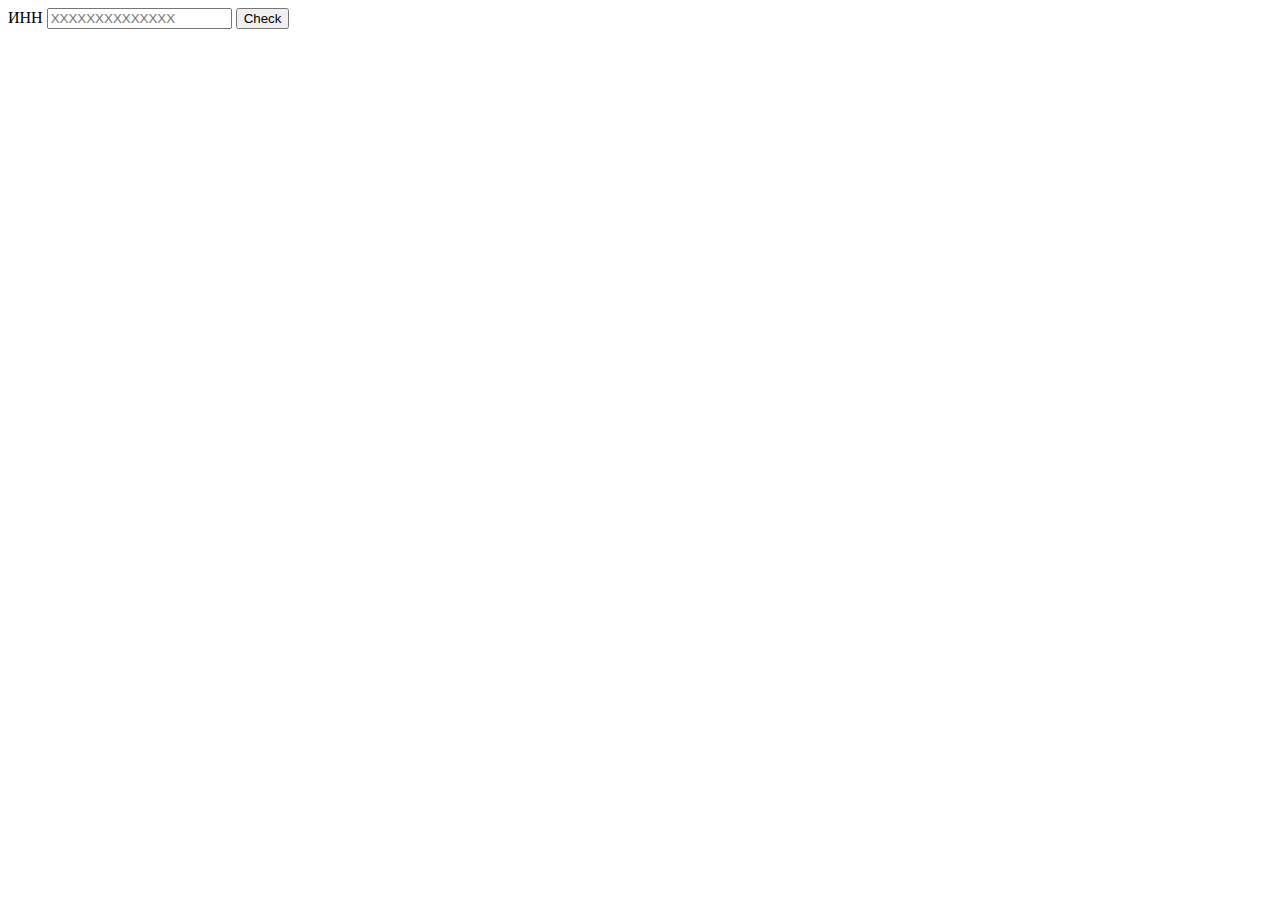
<file: HW1_Azat_19-02/Task1/index.html>
<!DOCTYPE html>
<html lang="en">
<head>
    <meta charset="UTF-8">
    <meta http-equiv="X-UA-Compatible" content="IE=edge">
    <meta name="viewport" content="width=device-width, initial-scale=1.0">
    <title>Task1</title>
</head>
    <body>
        <div class="container">
            <label for="INNInput">ИНН</label>
            <input id = INNInput type="text" placeholder="XXXXXXXXXXXXXX">
            <button class="INNCheck">Check</button>
            <span class="INNResult"></span>
        </div>   
    </body>
    <script src="app.js"></script>
</html>
</file>
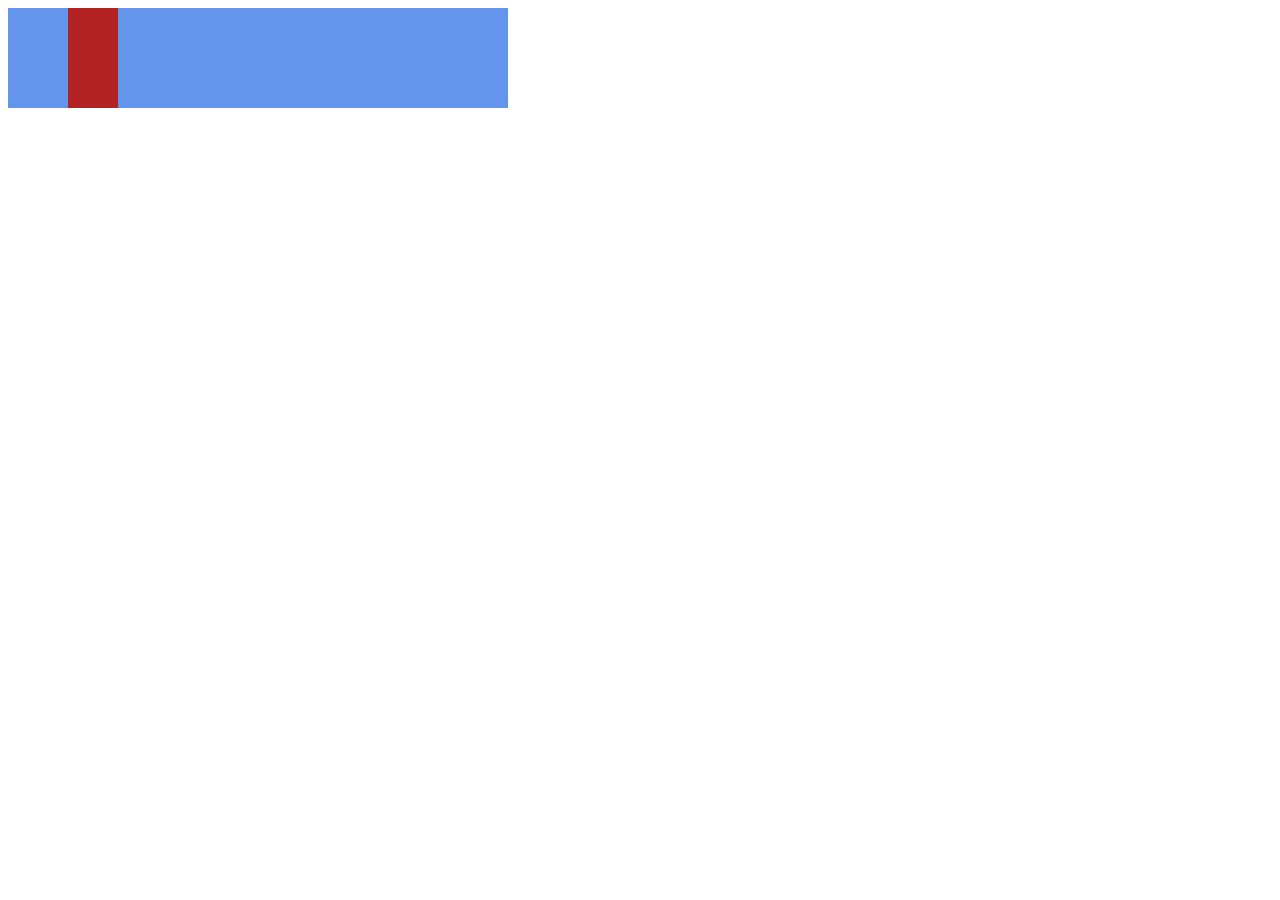
<file: HW1_Azat_19-02/Task2/index.html>
<!DOCTYPE html>
<html lang="en">
<head>
    <meta charset="UTF-8">
    <meta http-equiv="X-UA-Compatible" content="IE=edge">
    <meta name="viewport" content="width=device-width, initial-scale=1.0">
    <title>Task2</title>
    <link rel="stylesheet" href="style.css">
</head>
<body>
    <div class="container">
        <div class="bigblock">
            <div class="miniblock"></div>
        </div>
    </div>
</body>
<script src="app.js"></script>
</html>
</file>
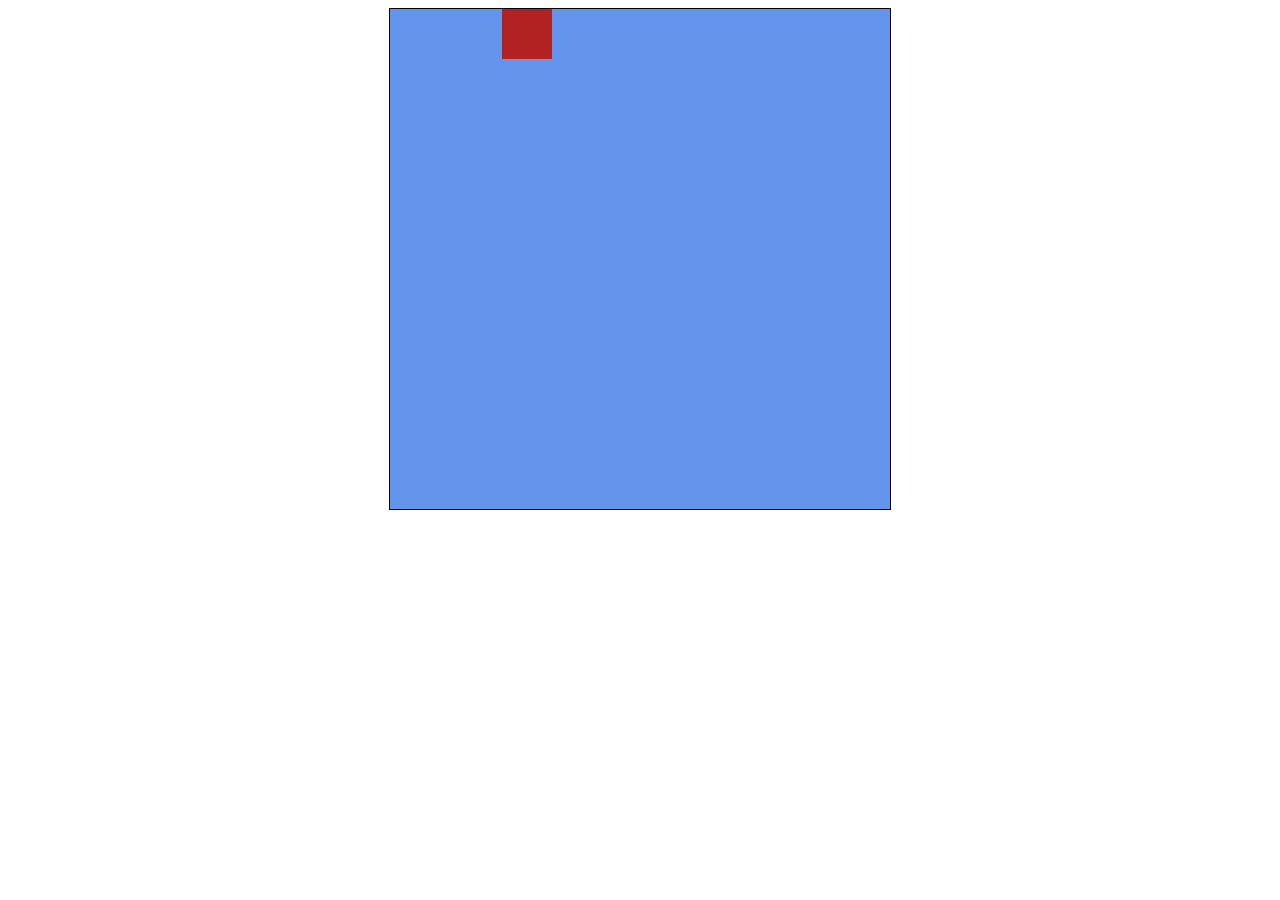
<file: HW2_Azat_19-02/Task1/index.html>
<!DOCTYPE html>
<html lang="en">
<head>
    <meta charset="UTF-8">
    <meta http-equiv="X-UA-Compatible" content="IE=edge">
    <meta name="viewport" content="width=device-width, initial-scale=1.0">
    <title>Task1</title>
    <link rel="stylesheet" href="style.css">
</head>
<body>
    <div class="bigBox">
        <div class="smallBox">

        </div>
     </div>
</body>
<script src="app.js"></script>
</html>
</file>
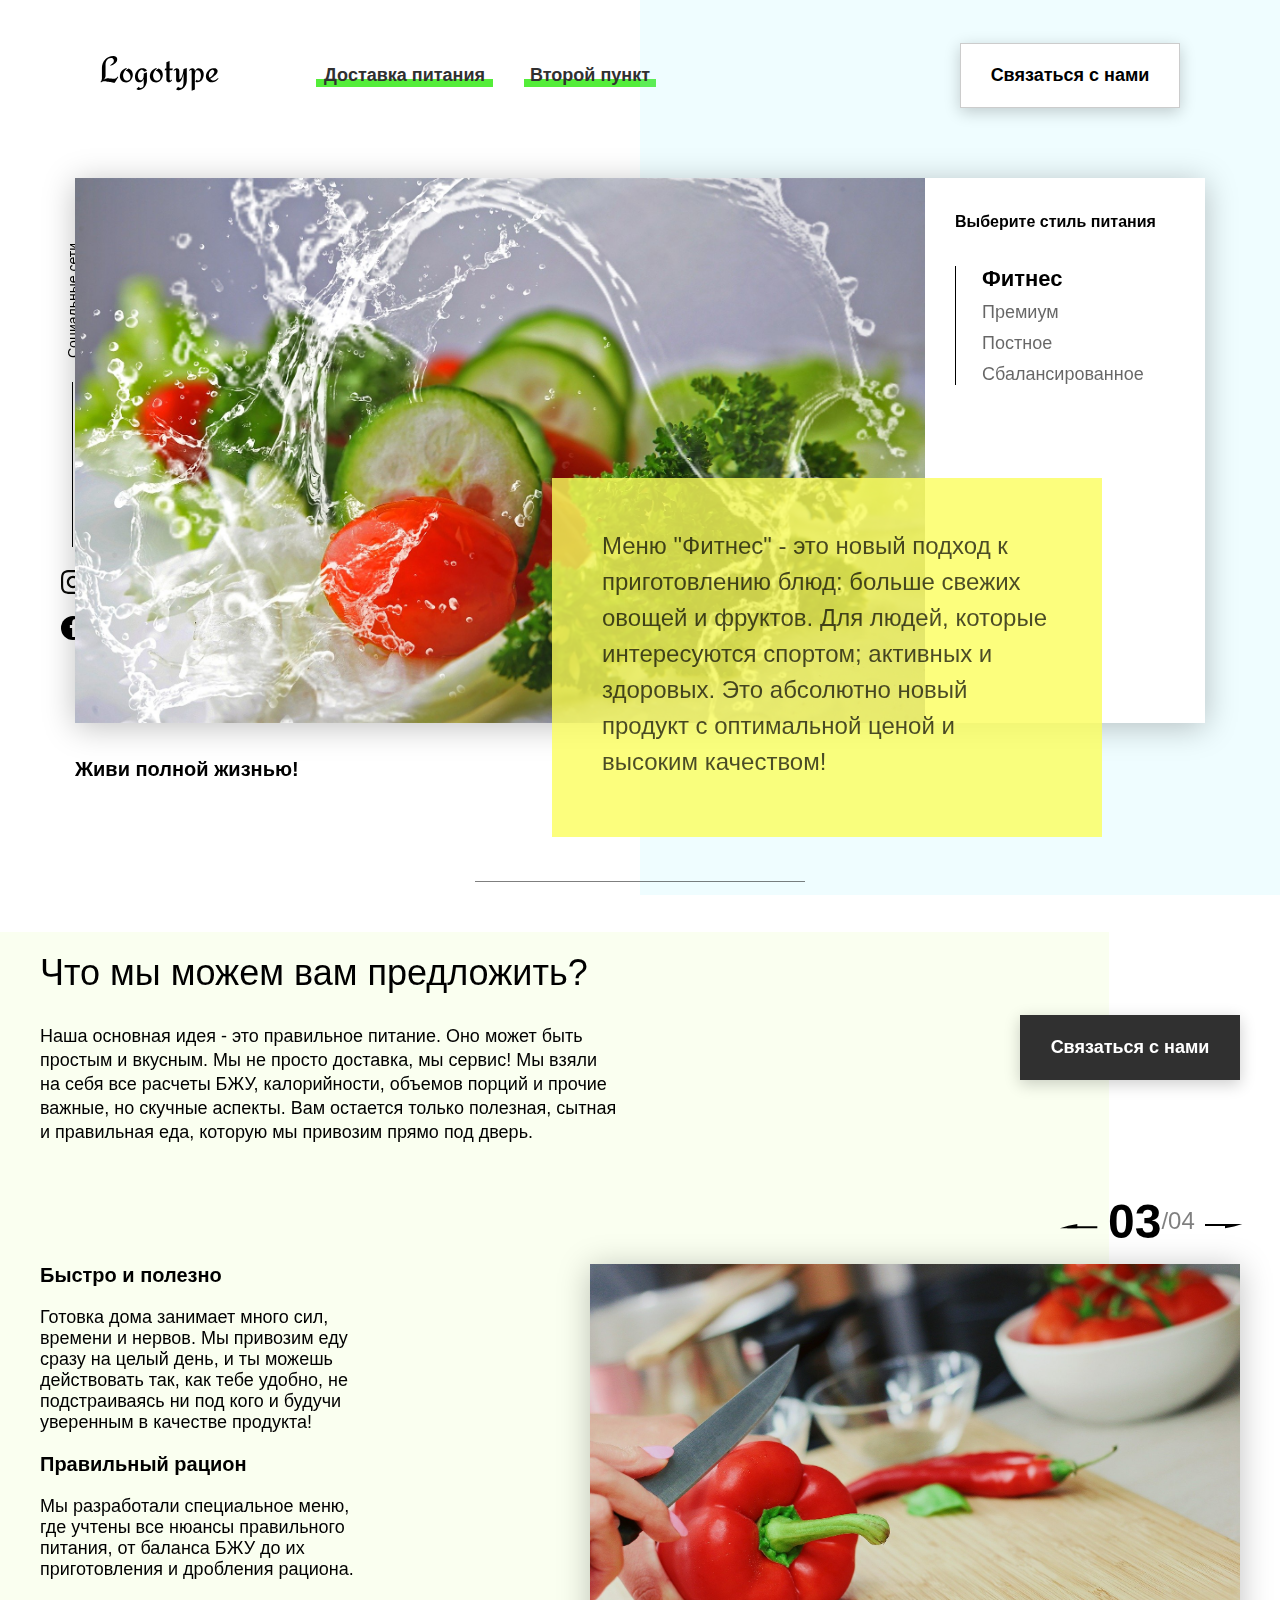
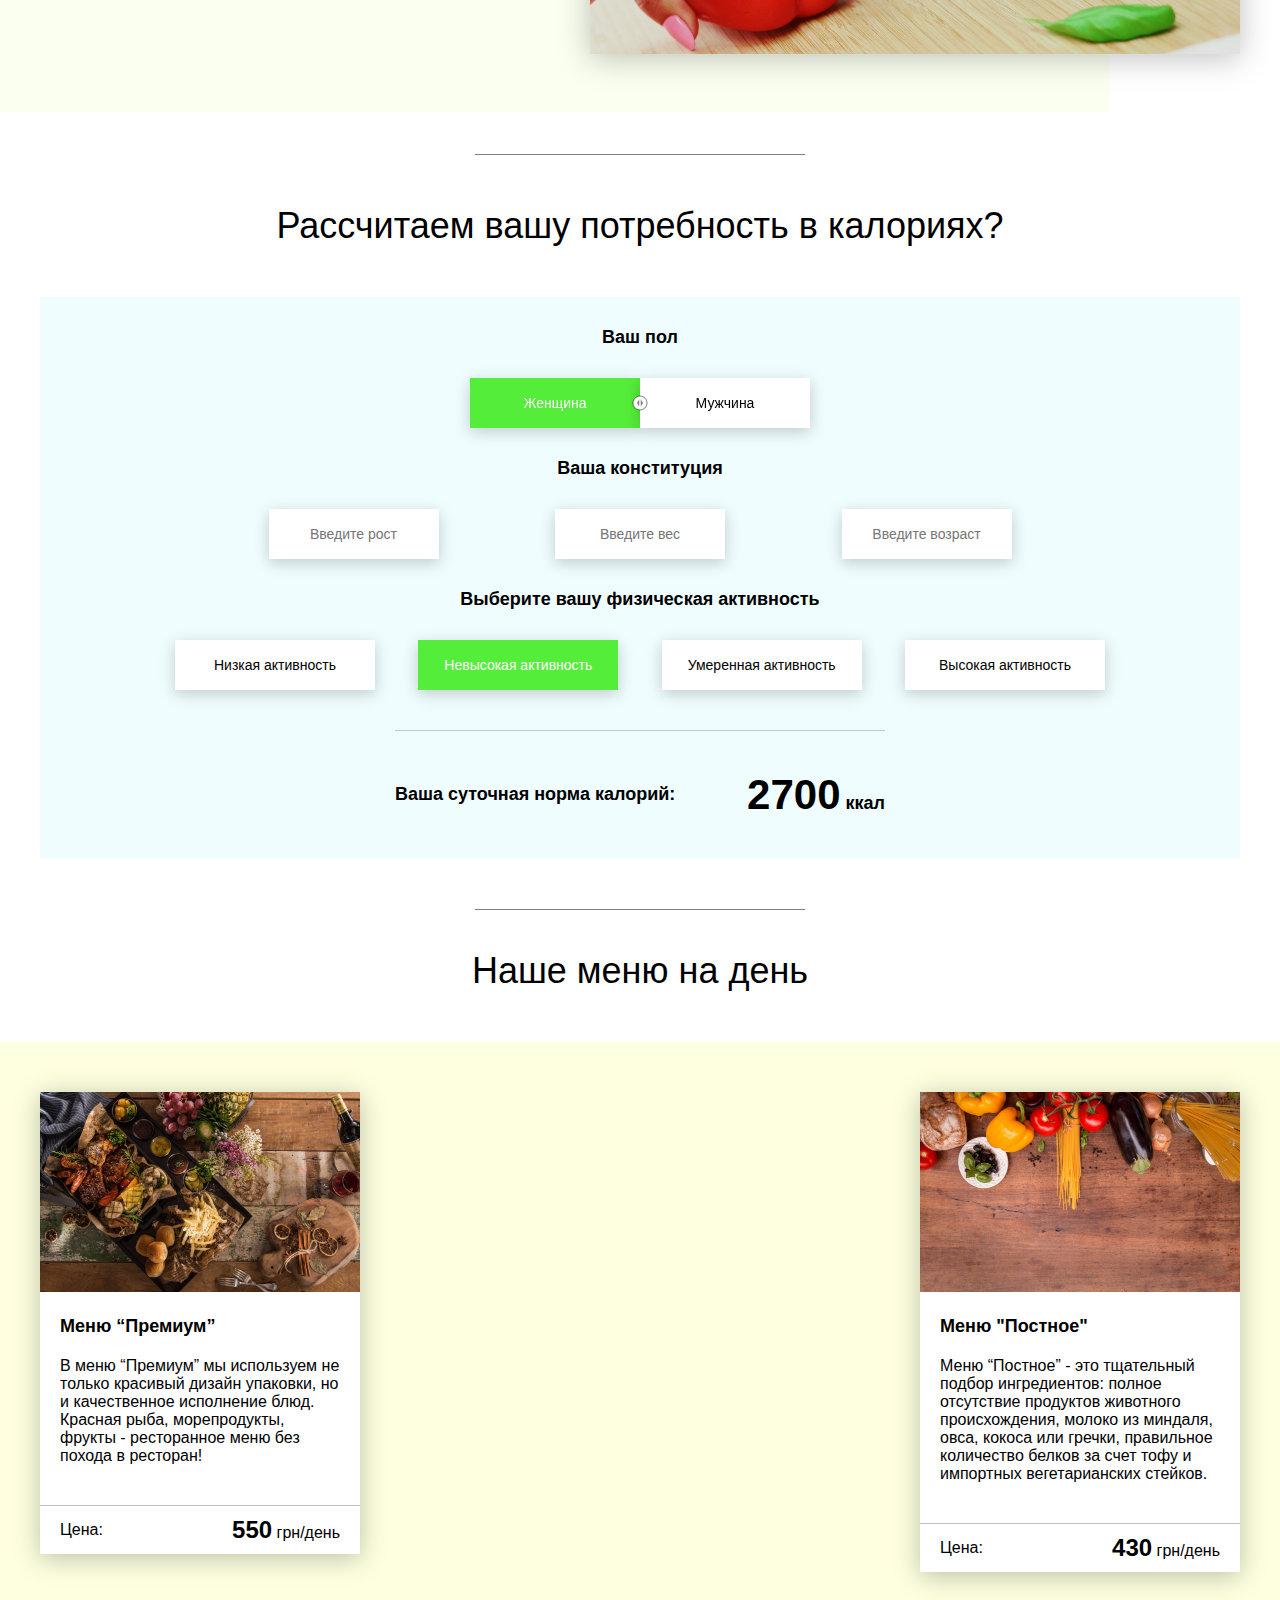
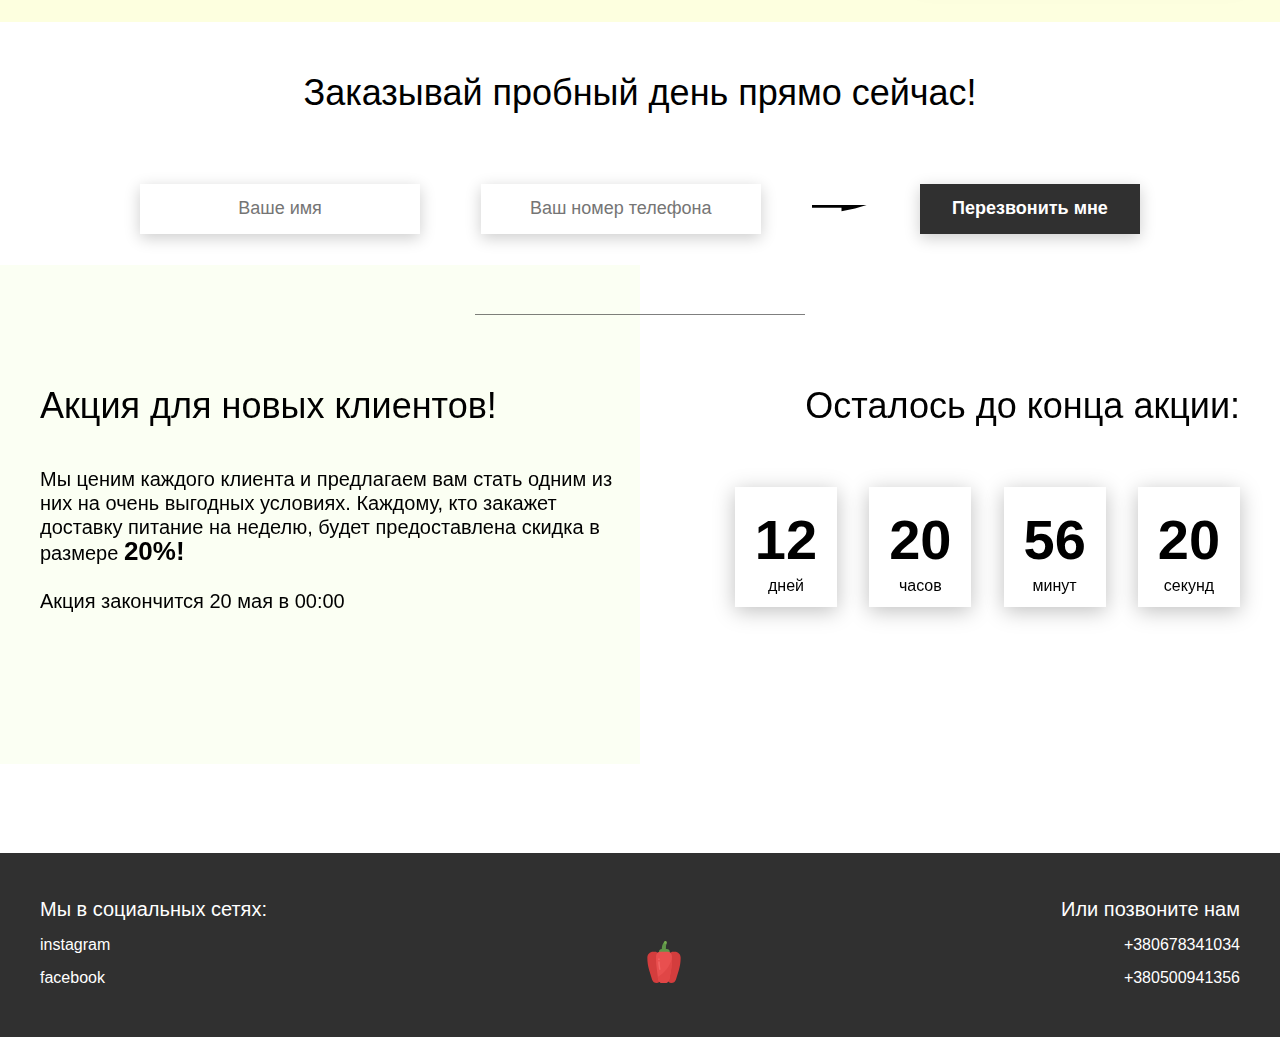
<file: HW3_Azat_19-02/Task1/index.html>
<!DOCTYPE html>
<html lang="en">
<head>
	<meta charset="UTF-8">
	<meta name="viewport" content="width=device-width, initial-scale=1.0">
	<title>Food</title>
	<link rel="stylesheet" href="css/style.css">
</head>
<body>
<header class="header">
	<div class="header__left-block">
		<div class="header__logo">
			<img src="icons/logo.svg" alt="Логотип">
		</div>
		<nav class="header__links">
			<a href="#" class="header__link">Доставка питания</a>
			<a href="#" class="header__link">Второй пункт</a>
		</nav>
	</div>
	<div class="header__right-block">
		<button data-modal class="btn btn_white">Связаться с нами</button>
	</div>
</header>
<div class="sidepanel">
	<div class="sidepanel__text"><span>Социальные сети</span></div>
	<div class="sidepanel__divider"></div>
	<a href="#" class="sidepanel__icon">
		<img src="icons/instagram.svg" alt="instagram">
	</a>
	<a href="#" class="sidepanel__icon">
		<img src="icons/facebook.svg" alt="facebook">
	</a>
</div>

<div class="preview">
	<div class="bgc_blue"></div>
	<div class="container">
		<div class="tabcontainer">
			<div class="tabcontent">
				<img src="img/tabs/vegy.jpg" alt="vegy">
				<div class="tabcontent__descr">
					Меню "Фитнес" - это новый подход к приготовлению блюд: больше свежих овощей и фруктов. Для людей,
					которые интересуются спортом; активных и здоровых. Это абсолютно новый продукт с оптимальной ценой и
					высоким качеством!
				</div>
			</div>
			<div class="tabcontent">
				<img src="img/tabs/elite.jpg" alt="elite">
				<div class="tabcontent__descr">
					Меню “Премиум” - мы используем не только красивый дизайн упаковки, но и качественное исполнение
					блюд. Красная рыба, морепродукты, фрукты - ресторанное меню без похода в ресторан!
				</div>
			</div>
			<div class="tabcontent">
				<img src="img/tabs/post.jpg" alt="post">
				<div class="tabcontent__descr">
					Наше специальное “Постное меню” - это тщательный подбор ингредиентов: полное отсутствие продуктов
					животного происхождения. Полная гармония с собой и природой в каждом элементе! Все будет Ом!
				</div>
			</div>
			<div class="tabcontent">
				<img src="img/tabs/hamburger.jpg" alt="vegy">
				<div class="tabcontent__descr">
					Меню "Сбалансированное" - это соответствие вашего рациона всем научным рекомендациям. Мы тщательно
					просчитываем вашу потребность в к/б/ж/у и создаем лучшие блюда для вас.
				</div>
			</div>
			<div class="tabheader">
				<h3>Выберите стиль питания</h3>
				<div class="tabheader__items">
					<div class="tabheader__item tabheader__item_active">Фитнес</div>
					<div class="tabheader__item">Премиум</div>
					<div class="tabheader__item">Постное</div>
					<div class="tabheader__item">Сбалансированное</div>
				</div>
			</div>
		</div>
		<div class="preview__life">Живи полной жизнью!</div>
	</div>
</div>

<div class="divider"></div>

<div class="offer">
	<div class="bgc_y"></div>
	<div class="container">
		<div class="offer__text">
			<h2 class="title">Что мы можем вам предложить?</h2>
			<div class="offer__descr">
				Наша основная идея - это правильное питание. Оно может быть простым и вкусным. Мы не просто доставка, мы
				сервис! Мы взяли на себя все расчеты БЖУ, калорийности, объемов порций и прочие важные, но скучные
				аспекты. Вам остается только полезная, сытная и правильная еда, которую мы привозим прямо под дверь.
			</div>
		</div>
		<div class="offer__action">
			<button data-modal class="btn btn_dark">Связаться с нами</button>
		</div>
	</div>
	<div class="container">
		<div class="offer__advantages">
			<h2>Быстро и полезно</h2>
			<div class="offer__advantages-text">
				Готовка дома занимает много сил, времени и нервов. Мы привозим еду сразу на целый день, и ты можешь
				действовать так, как тебе удобно, не подстраиваясь ни под кого и будучи уверенным в качестве продукта!
			</div>
			<h2>Правильный рацион</h2>
			<div class="offer__advantages-text">
				Мы разработали специальное меню, где учтены все нюансы правильного питания, от баланса БЖУ до их
				приготовления и дробления рациона.
			</div>
		</div>
		<div class="offer__slider">
			<div class="offer__slider-counter">
				<div class="offer__slider-prev">
					<img src="icons/left.svg" alt="prev">
				</div>
				<span id="current">03</span>
				/
				<span id="total">04</span>
				<div class="offer__slider-next">
					<img src="icons/right.svg" alt="next">
				</div>
			</div>
			<div class="offer__slider-wrapper">
				<div class="offer__slide">
					<img src="img/slider/pepper.jpg" alt="pepper">
				</div>
				<!-- <div class="offer__slide">
					<img src="img/slider/food-12.jpg" alt="food">
				</div>
				<div class="offer__slide">
					<img src="img/slider/olive-oil.jpg" alt="oil">
				</div>
				<div class="offer__slide">
					<img src="img/slider/paprika.jpg" alt="paprika">
				</div> -->
			</div>
		</div>
	</div>
</div>

<div class="divider"></div>

<div class="calculating">
	<div class="container">
		<h2 class="title">Рассчитаем вашу потребность в калориях?
		</h2>
		<div class="calculating__field">
			<div class="calculating__subtitle">
				Ваш пол
			</div>
			<div class="calculating__choose" id="gender">
				<div class="calculating__choose-item calculating__choose-item_active">Женщина</div>
				<div class="calculating__choose-item">Мужчина</div>
			</div>

			<div class="calculating__subtitle">
				Ваша конституция
			</div>
			<div class="calculating__choose calculating__choose_medium">
				<input type="text" id="height" placeholder="Введите рост" class="calculating__choose-item">
				<input type="text" id="weight" placeholder="Введите вес" class="calculating__choose-item">
				<input type="text" id="age" placeholder="Введите возраст" class="calculating__choose-item">
			</div>

			<div class="calculating__subtitle">
				Выберите вашу физическая активность
			</div>
			<div class="calculating__choose calculating__choose_big">
				<div id="low" class="calculating__choose-item">Низкая активность</div>
				<div id="small" class="calculating__choose-item calculating__choose-item_active">Невысокая активность
				</div>
				<div id="medium" class="calculating__choose-item">Умеренная активность</div>
				<div id="high" class="calculating__choose-item">Высокая активность</div>
			</div>

			<div class="calculating__divider"></div>

			<div class="calculating__total">
				<div class="calculating__subtitle">
					Ваша суточная норма калорий:
				</div>
				<div class="calculating__result">
					<span>2700</span> ккал
				</div>
			</div>
		</div>
	</div>
</div>

<div class="divider"></div>

<div class="menu">
	<h2 class="title">Наше меню на день</h2>

	<div class="menu__field">
		<div id="cardWrapper" class="container">
			<div class="menu__item">
				<img src="img/tabs/elite.jpg" alt="elite">
				<h3 class="menu__item-subtitle">Меню “Премиум”</h3>
				<div class="menu__item-descr">В меню “Премиум” мы используем не только красивый дизайн упаковки, но и
					качественное исполнение блюд. Красная рыба, морепродукты, фрукты - ресторанное меню без похода в
					ресторан!
				</div>
				<div class="menu__item-divider"></div>
				<div class="menu__item-price">
					<div class="menu__item-cost">Цена:</div>
					<div class="menu__item-total"><span>550</span> грн/день</div>
				</div>
			</div>
			<div class="menu__item">
				<img src="img/tabs/post.jpg" alt="post">
				<h3 class="menu__item-subtitle">Меню "Постное"</h3>
				<div class="menu__item-descr">Меню “Постное” - это тщательный подбор ингредиентов: полное отсутствие
					продуктов животного происхождения, молоко из миндаля, овса, кокоса или гречки, правильное количество
					белков за счет тофу и импортных вегетарианских стейков.
				</div>
				<div class="menu__item-divider"></div>
				<div class="menu__item-price">
					<div class="menu__item-cost">Цена:</div>
					<div class="menu__item-total"><span>430</span> грн/день</div>
				</div>
			</div>
		</div>
	</div>
</div>

<div class="order">
	<div class="container">
		<div class="title">Заказывай пробный день прямо сейчас!</div>
		<form action="#" class="order__form">
			<input required placeholder="Ваше имя" name="name" type="text" class="order__input">
			<input required placeholder="Ваш номер телефона" name="phone" type="phone" class="order__input">
			<img src="icons/right.svg" alt="right">
			<button class="btn btn_dark btn_min">Перезвонить мне</button>
		</form>
	</div>
</div>

<div class="divider"></div>

<div class="promotion">
	<div class="bgc_y"></div>
	<div class="container">
		<div class="promotion__text">
			<div class="title">Акция для новых клиентов!</div>
			<div class="promotion__descr">
				Мы ценим каждого клиента и предлагаем вам стать одним из них на очень выгодных условиях.
				Каждому, кто закажет доставку питание на неделю, будет предоставлена скидка в размере <span>20%!</span>
				<br><br>
				Акция закончится 20 мая в 00:00
			</div>
		</div>
		<div class="promotion__timer">
			<div class="title">Осталось до конца акции:</div>
			<div class="timer">
				<div class="timer__block">
					<span id="days">12</span>
					дней
				</div>
				<div class="timer__block">
					<span id="hours">20</span>
					часов
				</div>
				<div class="timer__block">
					<span id="minutes">56</span>
					минут
				</div>
				<div class="timer__block">
					<span id="seconds">20</span>
					секунд
				</div>
			</div>
		</div>
	</div>
</div>

<footer class="footer">
	<div class="container">
		<div class="social">
			<div class="subtitle">Мы в социальных сетях:</div>
			<a href="#" class="link">instagram</a>
			<a href="#" class="link">facebook</a>
		</div>
		<div class="pepper">
			<img src="icons/veg.svg" alt="pepper">
		</div>
		<div class="call">
			<div class="subtitle">Или позвоните нам</div>
			<a href="#" class="link">+380678341034</a>
			<a href="#" class="link">+380500941356</a>
		</div>
	</div>
</footer>

<div class="modal">
	<div class="modal__dialog">
		<div class="modal__content">
			<form action="#">
				<div class="modal__close">&times;</div>
				<div class="modal__title">Мы свяжемся с вами как можно быстрее!</div>
				<input required placeholder="Ваше имя" name="name" type="text" class="modal__input">
				<input required placeholder="Ваш номер телефона" name="phone" type="phone" class="modal__input">
				<button class="btn btn_dark btn_min">Перезвонить мне</button>
			</form>
		</div>
	</div>
</div>
<script src="js/app.js"></script>
</body>
</html>
</file>
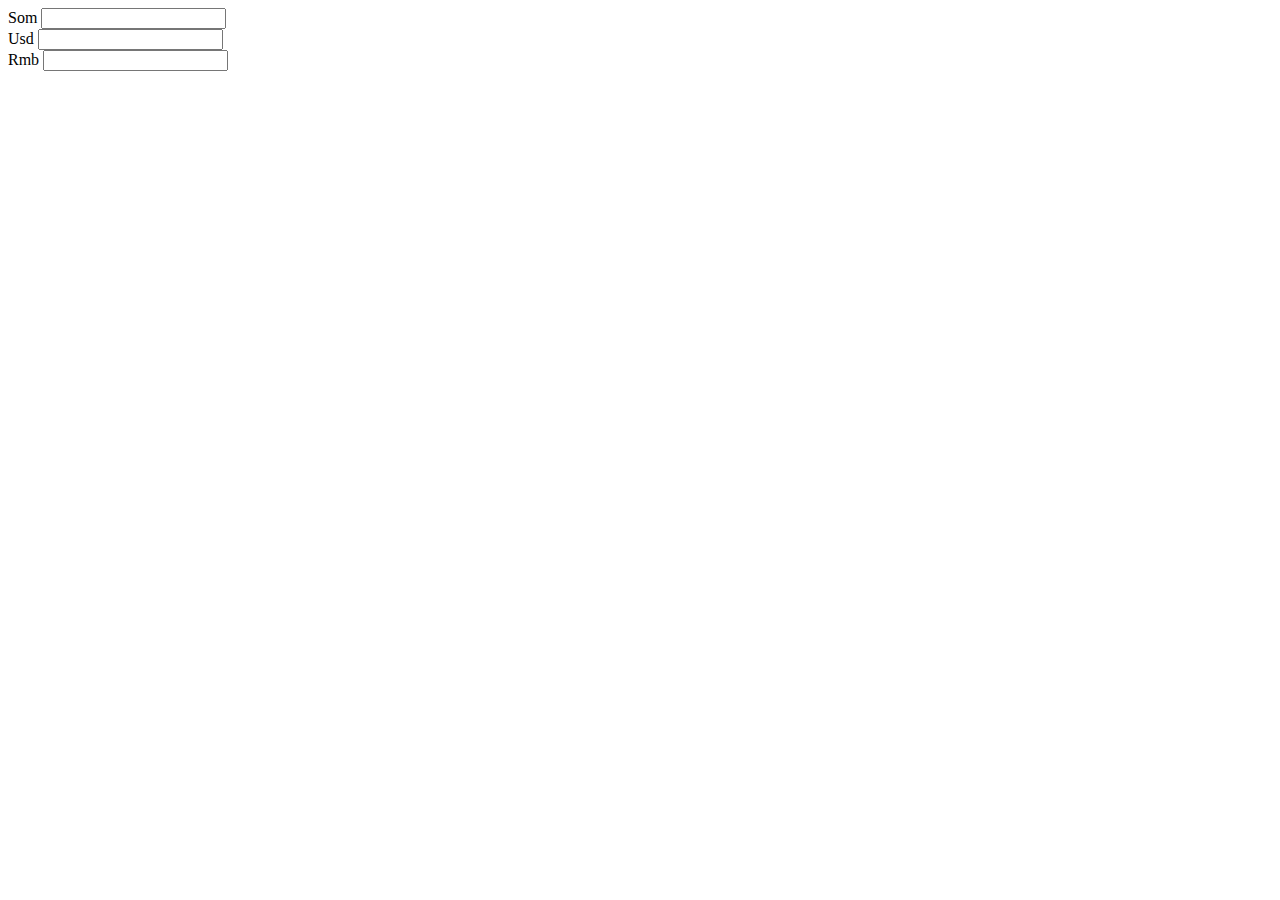
<file: HW5_Azat_19-02/Task1/index.html>
<!DOCTYPE html>
<html lang="en">
<head>
    <meta charset="UTF-8">
    <meta http-equiv="X-UA-Compatible" content="IE=edge">
    <meta name="viewport" content="width=device-width, initial-scale=1.0">
    <title>HW 5</title>
</head>
<body>
    <div class="wrapper">
        <div class="som">
            <label for="som">Som</label>
            <input type="number" id="som"> 
        </div>
        <div class="usd">
            <label for="usd">Usd</label>
            <input type="number" id="usd"> 
        </div>
        <div class="rmb">
            <label for="rmb">Rmb</label>
            <input type="number" id="rmb"> 
        </div>
    </div>
</body>
<script src="app.js"></script>
</html>
</file>
<file: HW1_Azat_19-02/Task2/style.css>
.bigblock {
    position: relative;
    width: 500px;
    height:100px;
    background-color: cornflowerblue;
}
.miniblock  {
    position: absolute;
    width:50px;
    height:100px;
    background-color: firebrick;
}
</file>
<file: HW2_Azat_19-02/Task1/style.css>
.bigBox {
    position: relative;
    width: 500px;
    height:500px;
    border: 1px solid;
    margin: 0 auto;
    background-color: cornflowerblue;
}
.smallBox  {
    position: absolute;
    width:50px;
    height:50px;
    background-color: firebrick;
}
</file>
<file: HW3_Azat_19-02/Task1/css/style.css>
* {
    box-sizing: border-box;
    margin: 0;
    padding: 0;
    font-family: Roboto, sans-serif;
}

a {
    text-decoration: none;
}

.btn {
    width: 220px;
    height: 65px;
    display: flex;
    justify-content: center;
    align-items: center;
    background-color: #fff;
    font-size: 18px;
    font-weight: 700;
    border: 1px solid rgba(0, 0, 0, 0.2);
    box-shadow: 0 4px 15px rgba(0, 0, 0, 0.2);
    cursor: pointer;
    transition: 0.3s all;
    outline: 0;
}

.btn_white {
    background-color: #fff;
}

.btn_dark {
    background-color: #303030;
    color: #fff;
    border: none;
}

.btn_min {
    height: 50px;
}

.btn:hover {
    box-shadow: 0 4px 30px rgba(0, 0, 0, 0.3);
}

.container {
    max-width: 1200px;
    margin: 0 auto;
}

.divider {
    width: 330px;
    height: 1px;
    margin: 0 auto;
    background-color: rgba(0, 0, 0, 0.5);
}

.title {
    font-size: 36px;
    font-weight: 400;
}

.header {
    display: flex;
    justify-content: space-between;
    align-items: center;
    height: 150px;
    padding: 0 100px;
}

.header__left-block {
    display: flex;
    justify-content: space-between;
    min-width: 550px;
}

.header__logo {
    max-width: 170px;
}

.header__logo img {
    width: 100%;
}

.header__links {
    display: flex;
    align-items: center;
}

.header__link {
    position: relative;
    margin-right: 45px;
    font-weight: 700;
    font-size: 18px;
    color: #303030;
}

.header__link:after {
    content: "";
    position: absolute;
    display: block;
    width: 110%;
    left: -5%;
    bottom: -1px;
    z-index: -1;
    height: 8px;
    background: #54ed39;
}

.header__link:last-child {
    margin-right: 0;
}

.sidepanel {
    position: fixed;
    left: 60px;
    top: 240px;
    height: 400px;
    width: 25px;
    display: flex;
    flex-direction: column;
    justify-content: space-between;
    align-items: center;
}

.sidepanel__text {
    width: 120px;
    height: 120px;
    font-size: 14px;
}

.sidepanel__text span {
    display: flex;
    transform: rotate(-90deg) translateX(-50px);
}

.sidepanel__divider {
    width: 1px;
    height: 165px;
    background-color: #000;
}

.sidepanel__icon {
    width: 24px;
    height: 24px;
}

.sidepanel__icon img {
    width: 100%;
}

.preview {
    padding: 28px 0 100px 0;
    position: relative;
}

.preview__life {
    font-weight: 700;
    font-size: 20px;
    margin-left: 35px;
    margin-top: 35px;
}

.bgc_blue {
    position: absolute;
    right: 0;
    top: -155px;
    width: 50vw;
    height: 900px;
    background: rgba(146, 242, 255, 0.15);
    z-index: -1;
}

.tabcontainer {
    display: flex;
    width: 1130px;
    margin: 0 auto;
    box-shadow: 0 4px 30px rgba(0, 0, 0, 0.25);
}

.tabcontent {
    width: 850px;
    position: relative;
}

.tabcontent img {
    width: 100%;
    height: 100%;
    object-fit: cover;
}

.tabcontent__descr {
    position: absolute;
    top: 300px;
    right: -177px;
    width: 550px;
    height: 359px;
    background: rgba(251, 254, 93, 0.8);
    padding: 50px;
    font-size: 24px;
    font-weight: 300;
    line-height: 36px;
    color: rgba(0, 0, 0, 0.7);
}

.tabheader {
    width: 280px;
    padding: 35px 30px;
    background-color: #fff;
}

.tabheader h3 {
    font-weight: 700;
    font-size: 16px;
}

.tabheader__items {
    margin-top: 35px;
    padding-left: 26px;
    border-left: 1px solid #000;
}

.tabheader__item {
    font-weight: 700;
    font-size: 18px;
    font-weight: 300;
    margin-top: 10px;
    color: rgba(0, 0, 0, 0.6);
    cursor: pointer;
    transition: 0.3s all;
}

.tabheader__item_active {
    color: #000;
    font-size: 22px;
    font-weight: 700;
}

.offer {
    padding: 70px 0 100px 0;
    position: relative;
}

.offer .container {
    display: flex;
    justify-content: space-between;
}

.offer .bgc_y {
    position: absolute;
    width: 1109px;
    height: 780px;
    background: rgba(243, 255, 222, 0.45);
    z-index: -1;
    top: 50px;
}

.offer__text {
    width: 580px;
}

.offer__descr {
    font-size: 18px;
    margin-top: 30px;
    font-weight: 300;
    line-height: 24px;
}

.offer__action {
    display: flex;
    align-items: center;
    justify-content: flex-end;
}

.offer__advantages {
    width: 330px;
    margin-top: 50px;
}

.offer__advantages h2 {
    font-weight: 700;
    font-size: 20px;
    margin-top: 20px;
}

.offer__advantages h2:first-child {
    margin-top: 70px;
}

.offer__advantages-text {
    margin-top: 20px;
    font-size: 18px;
    font-weight: 300;
    line-height: 21px;
}

.offer__slider {
    width: 650px;
    margin-top: 50px;
    display: flex;
    flex-direction: column;
    align-items: flex-end;
}

.offer__slider-counter {
    display: flex;
    width: 180px;
    align-items: center;
    font-size: 24px;
    color: rgba(0, 0, 0, 0.5);
}

.offer__slider-wrapper {
    width: 100%;
    margin-top: 15px;
    box-shadow: 0 4px 30px rgba(0, 0, 0, 0.25);
}

.offer__slider-prev {
    margin-right: 10px;
    cursor: pointer;
}

.offer__slider-next {
    margin-left: 10px;
    cursor: pointer;
}

.offer__slider #current {
    font-size: 48px;
    font-weight: 700;
    color: #000;
}

.offer__slide {
    width: 100%;
    height: 390px;
}

.offer__slide img {
    width: 100%;
    height: 100%;
    object-fit: cover;
}

.calculating {
    padding: 50px 0;
}

.calculating .title {
    text-align: center;
}

.calculating__field {
    width: 100%;
    margin-top: 50px;
    background: rgba(146, 242, 255, 0.15);
    padding: 30px 0 40px 0;
}

.calculating__subtitle {
    text-align: center;
    font-size: 18px;
    font-weight: 700;
    margin-top: 30px;
}

.calculating__subtitle:first-child {
    margin-top: 0;
}

.calculating #gender:after {
    content: "";
    position: absolute;
    top: 50%;
    transform: translateY(-50%);
    display: block;
    width: 16px;
    height: 16px;
    background: url(../icons/switch.svg) center center/cover no-repeat;
}

.calculating__choose {
    position: relative;
    display: flex;
    margin-top: 30px;
    justify-content: center;
}

.calculating__choose-item {
    display: flex;
    align-items: center;
    justify-content: center;
    width: 170px;
    height: 50px;
    padding: 0 10px;
    background: #fff;
    box-shadow: 0 4px 15px rgba(0, 0, 0, 0.2);
    border: none;
    text-align: center;
    font-size: 14px;
    cursor: pointer;
    outline: 0;
    transition: 0.3s all;
}

.calculating__choose-item_active {
    color: #fff;
    background-color: #54ed39;
}

.calculating__choose_medium {
    width: 743px;
    justify-content: space-between;
    margin: 30px auto 0 auto;
}

.calculating__choose_big {
    width: 930px;
    justify-content: space-between;
    margin: 30px auto 0 auto;
}

.calculating__choose_big .calculating__choose-item {
    width: 200px;
}

.calculating__divider {
    width: 490px;
    height: 1px;
    margin: 40px auto;
    background-color: rgba(0, 0, 0, 0.2);
}

.calculating__total {
    width: 490px;
    margin: 0 auto;
    display: flex;
    justify-content: space-between;
    align-items: center;
}

.calculating__result {
    font-size: 18px;
    font-weight: 700;
}

.calculating__result span {
    font-size: 42px;
}

.menu {
    padding: 40px 0 50px 0;
}

.menu .container {
    display: flex;
    justify-content: space-between;
    align-items: flex-start;
}

.menu .title {
    text-align: center;
}

.menu__field {
    margin-top: 50px;
    padding: 50px 0;
    width: 100%;
    background: rgba(249, 254, 126, 0.25);
}

.menu__item {
    width: 320px;
    min-height: 450px;
    background: #fff;
    box-shadow: 0 4px 25px rgba(0, 0, 0, 0.25);
    font-size: 16px;
    font-weight: 300;
}

.menu__item img {
    width: 100%;
    height: 200px;
    object-fit: cover;
}

.menu__item-subtitle {
    font-weight: 700;
    font-size: 18px;
    padding: 0 20px;
    margin-top: 20px;
}

.menu__item-descr {
    margin-top: 20px;
    padding: 0 20px;
}

.menu__item-divider {
    width: 100%;
    height: 1px;
    background-color: rgba(0, 0, 0, 0.25);
    margin-top: 40px;
}

.menu__item-price {
    display: flex;
    justify-content: space-between;
    align-items: center;
    padding: 10px 20px;
}

.menu__item-price span {
    font-size: 24px;
    font-weight: 700;
}

.order {
    padding-bottom: 80px;
}

.order .title {
    text-align: center;
}

.order__form {
    margin-top: 70px;
    padding: 0 100px;
    display: flex;
    justify-content: space-between;
    align-items: center;
}

.order__form img {
    transform: scale(1.5);
}

.order__input {
    width: 280px;
    height: 50px;
    background: #fff;
    box-shadow: 0 4px 15px rgba(0, 0, 0, 0.2);
    border: none;
    font-size: 18px;
    text-align: center;
    padding: 0 20px;
    outline: 0;
}

.promotion {
    padding: 70px 0 240px 0;
    position: relative;
}

.promotion .container {
    display: flex;
}

.promotion .bgc_y {
    position: absolute;
    width: 50%;
    height: 499px;
    background: rgba(243, 255, 222, 0.35);
    z-index: -1;
    top: -50px;
    left: 0;
}

.promotion__text {
    width: 50%;
}

.promotion__descr {
    margin-top: 40px;
    font-size: 20px;
    line-height: 24px;
    font-weight: 300;
}

.promotion__descr span {
    font-weight: 700;
    font-size: 26px;
}

.promotion__timer {
    width: 50%;
}

.promotion__timer .title {
    text-align: right;
}

.promotion__timer .timer {
    margin-top: 60px;
    padding-left: 95px;
    display: flex;
    justify-content: space-between;
    align-items: center;
}

.promotion__timer .timer__block {
    width: 102px;
    height: 120px;
    background: #fff;
    box-shadow: 0 4px 20px rgba(0, 0, 0, 0.25);
    font-size: 16px;
    font-weight: 300;
    text-align: center;
}

.promotion__timer .timer__block span {
    display: block;
    margin-top: 20px;
    margin-bottom: 5px;
    font-size: 56px;
    font-weight: 700;
}

.footer {
    min-height: 180px;
    background-color: #303030;
    padding: 45px 0 50px 0;
    color: #fff;
}

.footer .container {
    height: 100%;
    display: flex;
    justify-content: space-between;
    align-items: flex-end;
}

.footer .subtitle {
    font-size: 20px;
}

.footer .link {
    display: block;
    margin-top: 15px;
    font-size: 16px;
    color: #fff;
}

.footer .call {
    text-align: right;
}

.modal {
    position: fixed;
    top: 0;
    left: 0;
    z-index: 1050;
    display: none;
    width: 100%;
    height: 100%;
    overflow: hidden;
    background-color: rgba(0, 0, 0, 0.5);
}

.modal__dialog {
    max-width: 500px;
    margin: 40px auto;
}

.modal__content {
    position: relative;
    width: 100%;
    padding: 40px;
    background-color: #fff;
    border: 1px solid rgba(0, 0, 0, 0.2);
    border-radius: 4px;
    max-height: 80vh;
    overflow-y: auto;
}

.modal__close {
    position: absolute;
    top: 8px;
    right: 14px;
    font-size: 30px;
    color: #000;
    opacity: 0.5;
    font-weight: 700;
    border: none;
    background-color: transparent;
    cursor: pointer;
}

.modal__title {
    text-align: center;
    font-size: 22px;
    text-transform: uppercase;
}

.modal__input {
    display: block;
    margin: 20px auto 20px auto;
    width: 280px;
    height: 50px;
    background: #fff;
    box-shadow: 0 4px 15px rgba(0, 0, 0, 0.2);
    border: none;
    font-size: 18px;
    text-align: center;
    padding: 0 20px;
    outline: 0;
}

.modal .btn {
    display: block;
    width: 280px;
    margin: 0 auto;
}
.hide {
    display: none;
}
.show {
    display: block;
}
.fade {
    animation: fade 1.7s linear;
}

@keyframes fade {
    0% {
        opacity: .1;
    }
    100% {
        opacity: 1;
    }
}
</file>
